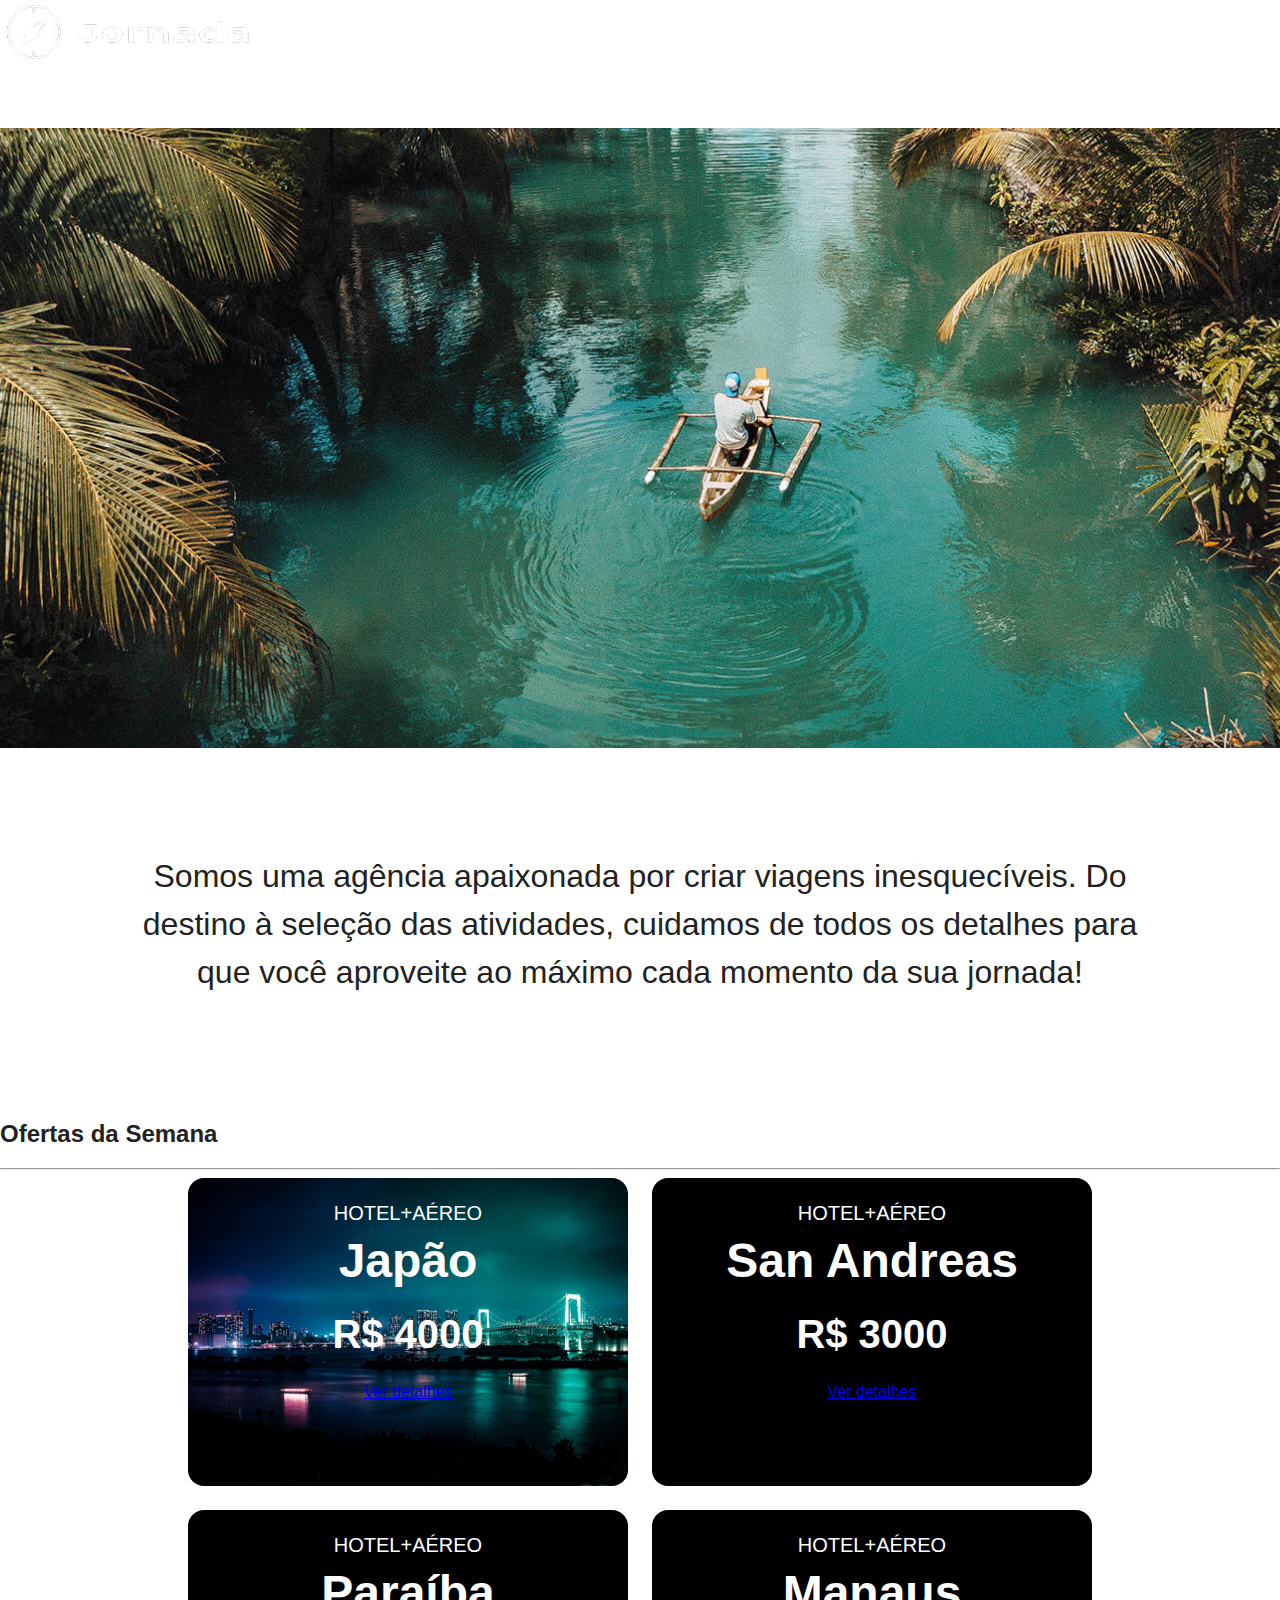
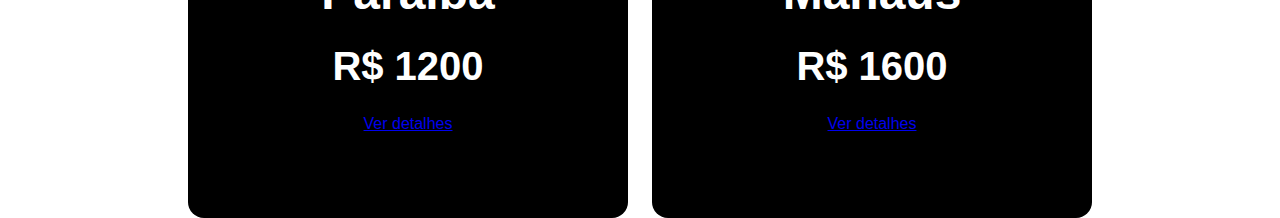
<file: index.html>
<!DOCTYPE html>
<html lang="pt-BR">
  <head>
    <meta charset="UTF-8" />
    <meta name="viewport" content="width=device-width, initial-scale=1.0" />
    <title>Jornada Viagens</title>
    <link rel="stylesheet" href="./css/style.css" />
  </head>
  <body>
    <header>
      <a class="logo" href="index.html" title="Voltar para a página inicial"
        ><img
          class="img-mobile"
          src="./img/bussola-jornada-branco.png"
          alt="Bussola do logo Jornada Viagens na cor branca"
        />
        <img
          class="img-desktop"
          src="./img/bussola-texto-jornada-branco.png"
          alt="Logo Jornada Viagens na cor branca"
        />
      </a>
      <div class="navigation-menu">
        <label for="menu">
          <img src="img/menu.png" alt="menu" />
        </label>
        <input type="checkbox" name="menu-toggle" id="menu" hidden />
        <nav>
          <ul class="list-links">
            <li>
              <a href="blog.html" target="_blank" title="Ir para o blog"
                >Blog</a
              >
            </li>
            <li>
              <a
                href="pacotes.html"
                target="_blank"
                title="Ver pacotes de viagem"
                >Pacotes de viagem</a
              >
            </li>
            <li>
              <a href="contato.html" target="_blank" title="Entrar em contato"
                >Contato</a
              >
            </li>
          </ul>
        </nav>
      </div>
    </header>
    <section class="hero">
      <div class="hero-img"></div>
      <h2>
        Somos uma agência apaixonada por criar viagens inesquecíveis. Do destino
        à seleção das atividades, cuidamos de todos os detalhes para que você
        aproveite ao máximo cada momento da sua jornada!
      </h2>
    </section>
    <section class="offers">
      <div class="section-title">
        <h2>Ofertas da Semana</h2>
        <hr />
      </div>
      <div class="offers-cards">
        <article class="card japao">
          <header>
            <p>HOTEL+AÉREO</p>
            <h3>Japão<br /><span>R$ 4000</span></h3>
          </header>
          <footer>
            <a href="#" class="button">Ver detalhes</a>
          </footer>
        </article>

        <article class="card">
          <header>
            <p>HOTEL+AÉREO</p>
            <h3>San Andreas<br /><span>R$ 3000</span></h3>
          </header>
          <footer>
            <a href="#" class="button">Ver detalhes</a>
          </footer>
        </article>

        <article class="card">
          <header>
            <p>HOTEL+AÉREO</p>
            <h3>Paraíba<br /><span>R$ 1200</span></h3>
          </header>
          <footer>
            <a href="#" class="button">Ver detalhes</a>
          </footer>
        </article>

        <article class="card">
          <header>
            <p>HOTEL+AÉREO</p>
            <h3>Manaus<br /><span>R$ 1600</span></h3>
          </header>
          <footer>
            <a href="#" class="button">Ver detalhes</a>
          </footer>
        </article>
      </div>
    </section>
  </body>
</html>
</file>
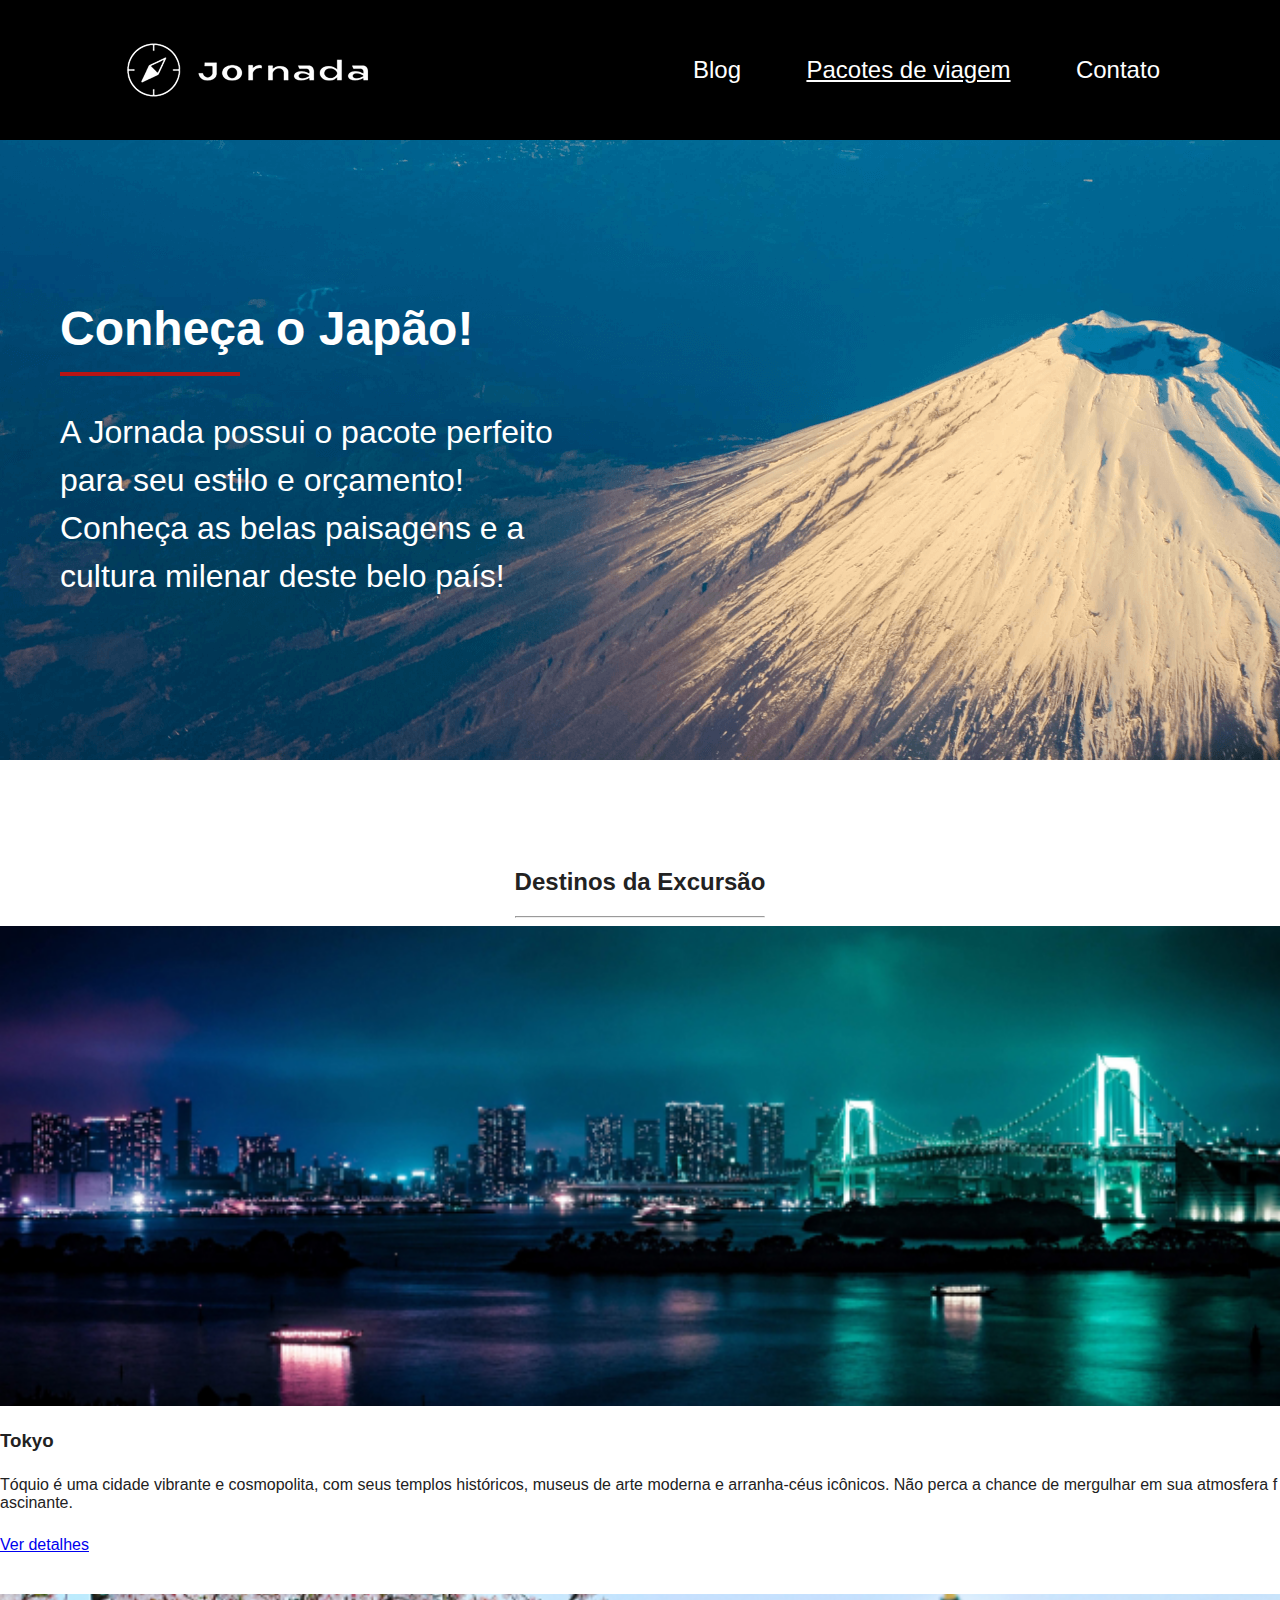
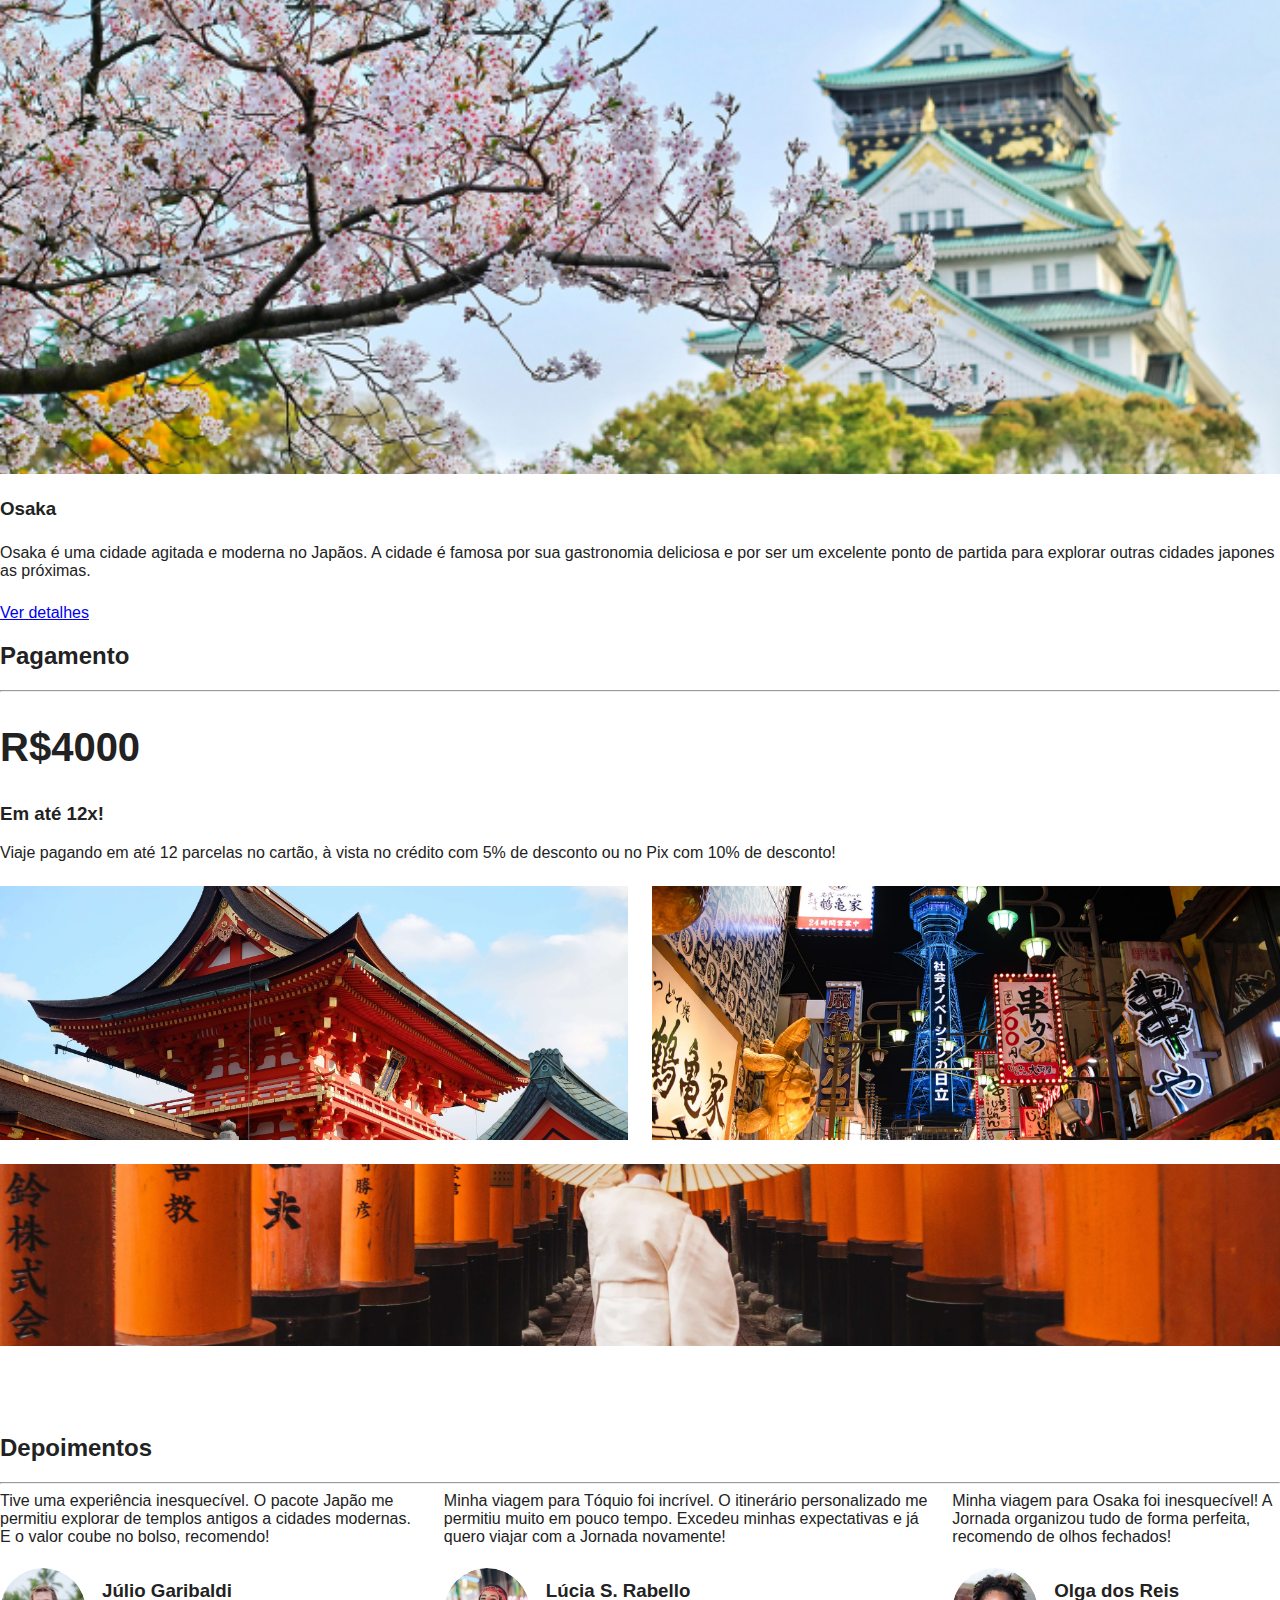
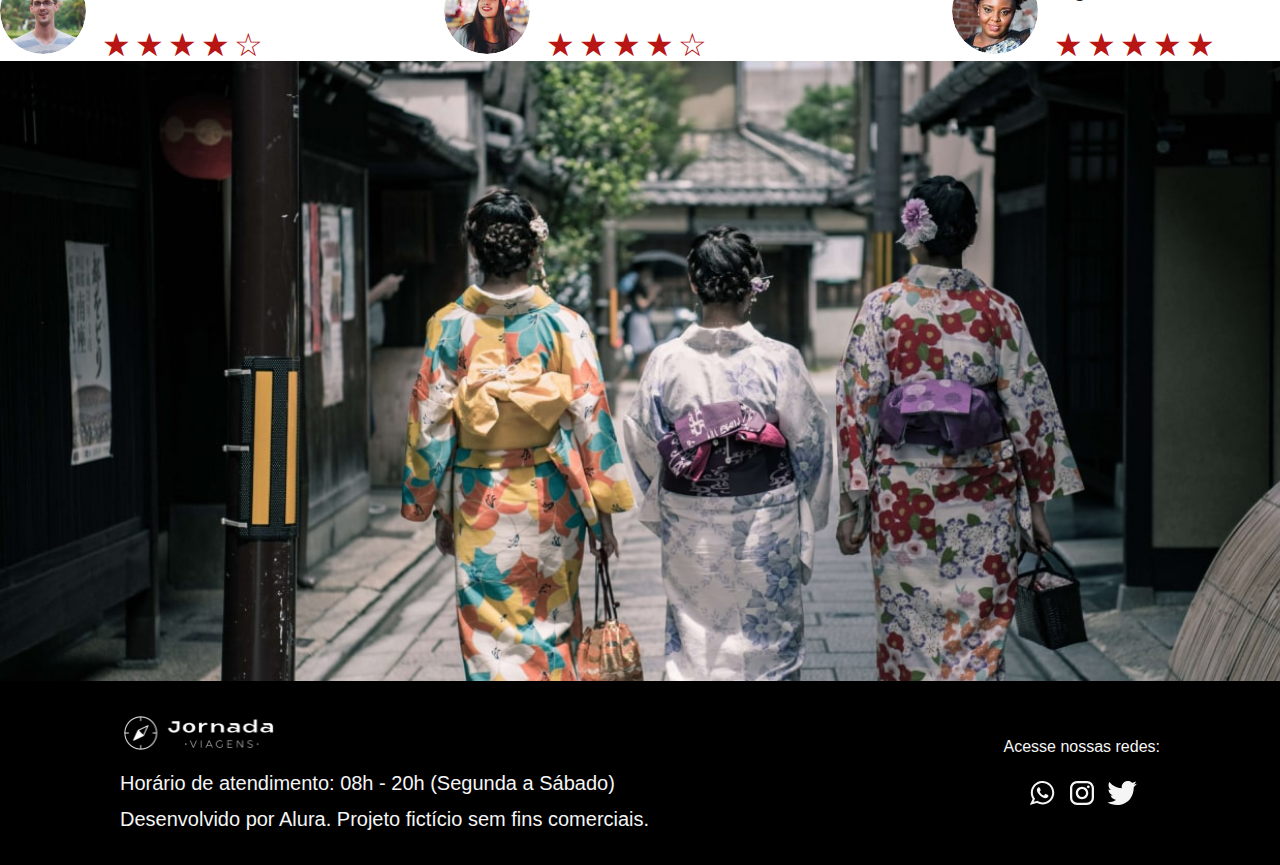
<file: travel-packages.html>
<!DOCTYPE html>
<html lang="pt-BR">
  <head>
    <meta charset="UTF-8" />
    <meta name="viewport" content="width=device-width, initial-scale=1.0" />

    <meta
      name="description"
      content="Jornada Viagens é uma agência de viagens que oferece pacotes de viagens nacionais e internacionais. Com uma equipe de profissionais experientes e um compromisso com a qualidade, a Jornada Viagens é a melhor escolha para quem busca uma viagem incrível."
    />

    <meta name="og: title" content="Jornada Viagens" />
    <meta
      name="og: description"
      content="Jornada Viagens é uma agência de viagens que oferece pacotes de viagens nacionais e internacionais. Com uma equipe de profissionais experientes e um compromisso com a qualidade, a Jornada Viagens é a melhor escolha para quem busca uma viagem incrível."
    />
    <meta
      name="og: image"
      content="jornada-viagens-murex.vercel.app/img/logo-footer.png"
    />
    <meta name="og: url" content="jornada-viagens-murex.vercel.app" />
    <meta name="og: type" content="website" />

    <link rel="icon" href="favico.svg" type="image/svg+xml" />
    <link rel="stylesheet" href="./css/style.css" />
    <title>Jornada Viagens</title>
  </head>
  <body>
    <header class="main-header">
      <a class="logo" href="index.html" title="Voltar para a página inicial"
        ><img
          class="img-mobile"
          src="./img/bussola-jornada-branco.png"
          alt="Bussola do logo Jornada Viagens na cor branca"
        />
        <img
          class="img-desktop"
          src="./img/bussola-texto-jornada-branco.png"
          alt="Logo Jornada Viagens na cor branca"
        />
      </a>
      <div class="navigation-menu">
        <label for="menu">
          <img src="img/menu.png" alt="menu" />
        </label>
        <input type="checkbox" name="menu-toggle" id="menu" hidden />
        <nav>
          <ul class="list-links">
            <li>
              <a href="blog.html" target="_blank" title="Ir para o blog"
                >Blog</a
              >
            </li>
            <li>
              <a
                class="active"
                href="travel-packages.html"
                target="_blank"
                title="Ver pacotes de viagem"
                >Pacotes de viagem</a
              >
            </li>
            <li>
              <a href="contato.html" target="_blank" title="Entrar em contato"
                >Contato</a
              >
            </li>
          </ul>
        </nav>
      </div>
    </header>
    <section class="travel-packages hero">
      <div class="hero-img">
        <div class="hero-content">
          <h1>Conheça o Japão!</h1>
          <hr />
          <p>
            A Jornada possui o pacote perfeito para seu estilo e orçamento!
            Conheça as belas paisagens e a cultura milenar deste belo país!
          </p>
        </div>
      </div>
    </section>
    <section class="destinations">
      <div class="section-title">
        <h2>Destinos da Excursão</h2>
        <hr />
      </div>
      <div class="destination-items">
        <article class="item">
          <header>
            <div class="img-item tokyo"></div>
            <h3 class="content-title">Tokyo</h3>
          </header>
          <p class="content-text">
            Tóquio é uma cidade vibrante e cosmopolita, com seus templos
            históricos, museus de arte moderna e arranha-céus icônicos. Não
            perca a chance de mergulhar em sua atmosfera fascinante.
          </p>
          <footer>
            <a href="#" class="button" title="Ver detalhes do destino Tokyo"
              >Ver detalhes</a
            >
          </footer>
        </article>
        <article class="item">
          <header>
            <div class="img-item osaka"></div>
            <h3 class="content-title">Osaka</h3>
          </header>
          <p class="content-text">
            Osaka é uma cidade agitada e moderna no Japãos. A cidade é famosa
            por sua gastronomia deliciosa e por ser um excelente ponto de
            partida para explorar outras cidades japonesas próximas.
          </p>
          <footer>
            <a href="#" class="button" title="Ver detalhes do destino Osaka"
              >Ver detalhes</a
            >
          </footer>
        </article>
      </div>
    </section>
    <section class="travel-packages payments">
      <div class="section-title payments-title">
        <h2>Pagamento</h2>
        <hr />
      </div>
      <div class="text-content">
        <h2>R$4000</h2>
        <h3 class="content-title">Em até 12x!</h3>
        <p class="content-text">
          Viaje pagando em até 12 parcelas no cartão, à vista no crédito com 5%
          de desconto ou no Pix com 10% de desconto!
        </p>
      </div>
      <div class="image-content">
        <div class="image first"></div>
        <div class="image second"></div>
        <div class="image third"></div>
      </div>
    </section>
    <section class="testimonial">
      <div class="section-title">
        <h2>Depoimentos</h2>
        <hr />
      </div>
      <div class="testimonial-container">
        <article>
          <header>
            <p class="content-text">
              Tive uma experiência inesquecível. O pacote Japão me permitiu
              explorar de templos antigos a cidades modernas. E o valor coube no
              bolso, recomendo!
            </p>
          </header>
          <footer>
            <img
              src="./img/travel-packages/avatar-julio.svg"
              alt="Foto de Julio"
            />
            <div class="profile-content">
              <h3>Júlio Garibaldi</h3>
              <div class="rating">
                <span class="star">★</span>
                <span class="star">★</span>
                <span class="star">★</span>
                <span class="star">★</span>
                <span class="star">☆</span>
              </div>
            </div>
          </footer>
        </article>
        <article>
          <header>
            <p class="content-text">
              Minha viagem para Tóquio foi incrível. O itinerário personalizado
              me permitiu muito em pouco tempo. Excedeu minhas expectativas e já
              quero viajar com a Jornada novamente!
            </p>
          </header>
          <footer>
            <img
              src="./img/travel-packages/avatar-lucia.svg"
              alt="Foto de Lucia"
            />
            <div class="profile-content">
              <h3>Lúcia S. Rabello</h3>
              <div class="rating">
                <span class="star">★</span>
                <span class="star">★</span>
                <span class="star">★</span>
                <span class="star">★</span>
                <span class="star">☆</span>
              </div>
            </div>
          </footer>
        </article>
        <article>
          <header>
            <p class="content-text">
              Minha viagem para Osaka foi inesquecível! A Jornada organizou tudo
              de forma perfeita, recomendo de olhos fechados!
            </p>
          </header>
          <footer>
            <img
              src="./img/travel-packages/avatar-olga.svg"
              alt="Foto de Olga"
            />
            <div class="profile-content">
              <h3>Olga dos Reis</h3>
              <div class="rating">
                <span class="star">★</span>
                <span class="star">★</span>
                <span class="star">★</span>
                <span class="star">★</span>
                <span class="star">★</span>
              </div>
            </div>
          </footer>
        </article>
      </div>
    </section>
    <section class="hero">
      <div class="travel-packages hero-footer"></div>
    </section>
    <footer class="main-footer">
      <div class="footer-content">
        <img
          src="./img/bussola-jornada-viagens.png"
          alt="Logo Jornada Viagens na cor branca"
        />
        <div class="footer-text">
          <p>Horário de atendimento: 08h - 20h <br />(Segunda a Sábado)</p>
          <p>Desenvolvido por Alura. Projeto fictício sem fins comerciais.</p>
        </div>
      </div>
      <div class="footer-social-media">
        <p>Acesse nossas redes:</p>
        <div class="footer-social-media-icons">
          <a
            href="#"
            title="Acessar o Whatsapp do Jornada Viagens"
            target="_blank"
          >
            <img
              src="./img/icone-whatsapp.svg"
              alt="Ícone do Whatsapp na cor branca"
            />
          </a>
          <a
            href="#"
            title="Acessar o Instagram do Jornada Viagens"
            target="_blank"
          >
            <img
              src="./img/icone-instagram.svg"
              alt="Ícone do Instagram na cor branca"
            />
          </a>
          <a href="#" title="Acessar o X do Jornada Viagens" target="_blank">
            <img src="./img/icone-x.svg" alt="Ícone do X na cor branca" />
          </a>
        </div>
      </div>
    </footer>
  </body>
</html>
</file>
<file: css/style.css>
@import url(global.css);
@import url(header.css);
@import url(hero.css);
@import url(offers.css);
@import url(categories.css);
@import url(destinations.css);
@import url(payments.css);
@import url(testimonials.css);
@import url(footer.css);
</file>
